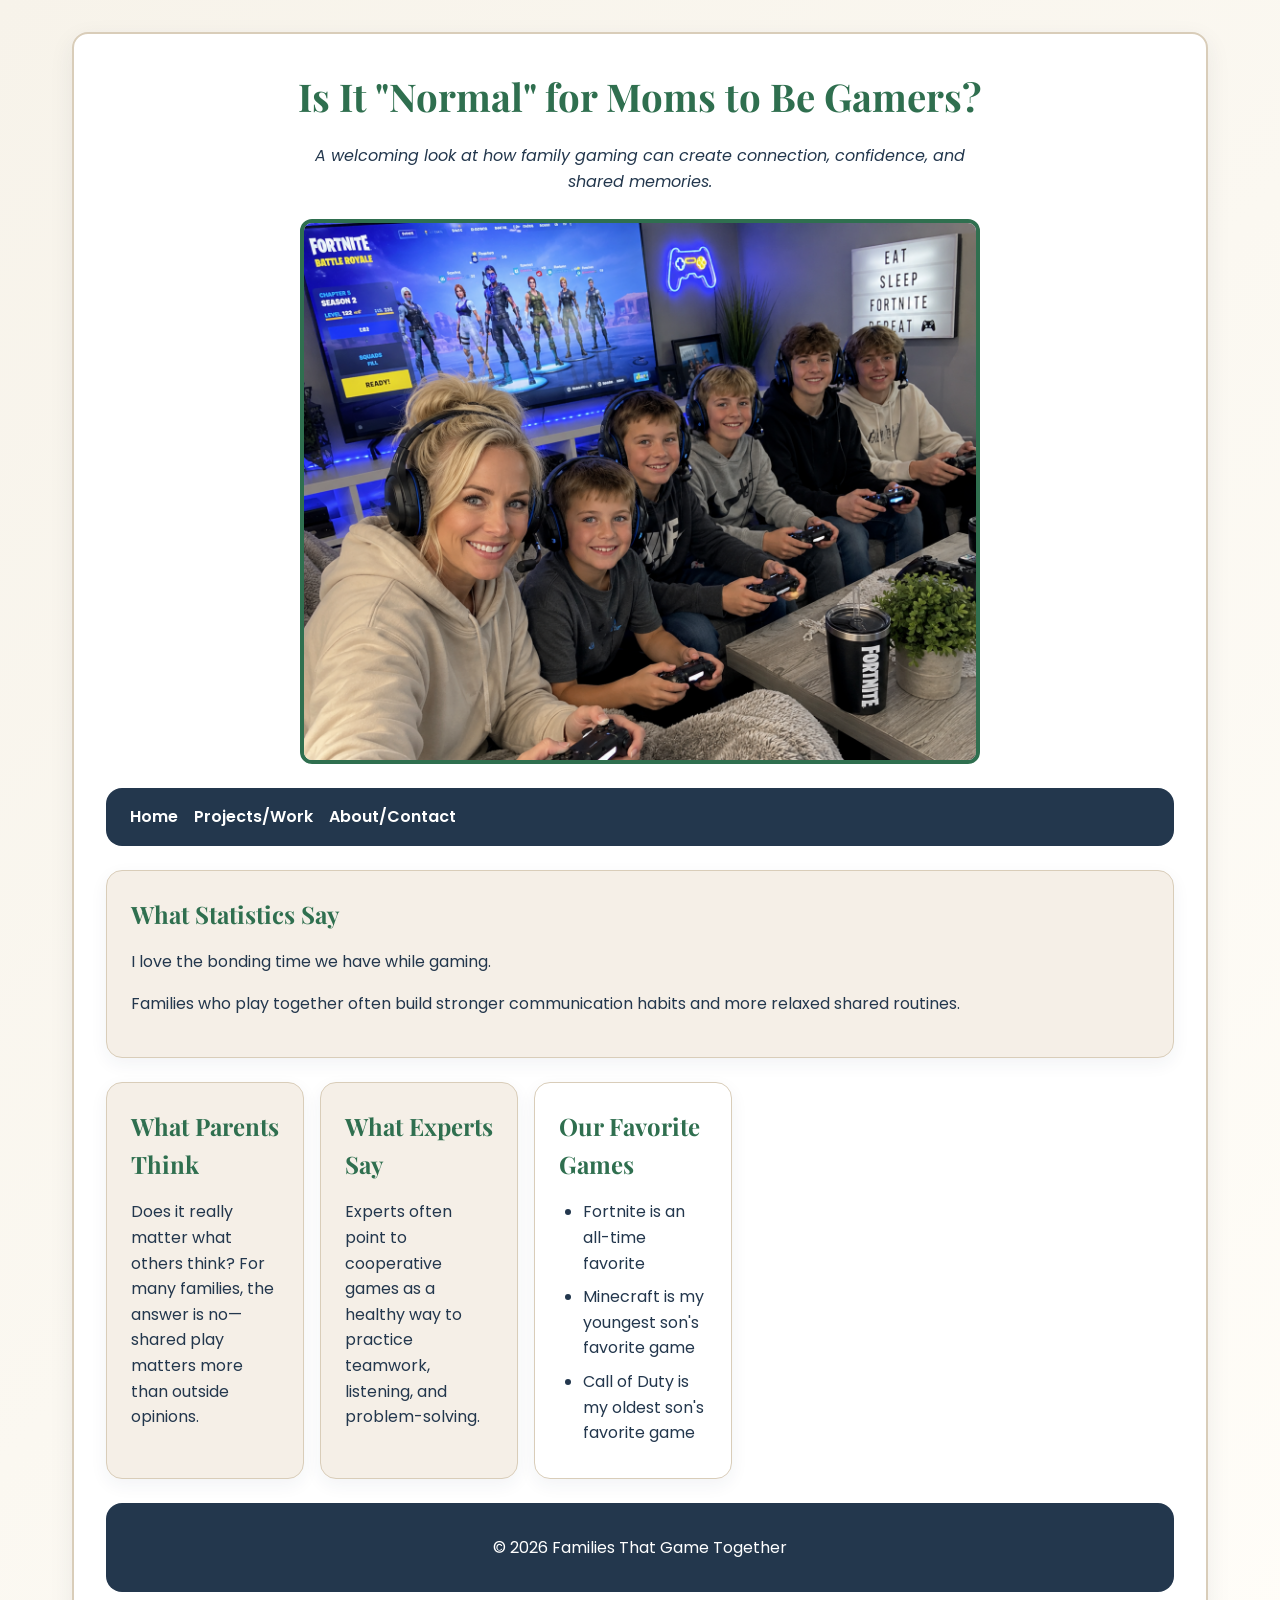
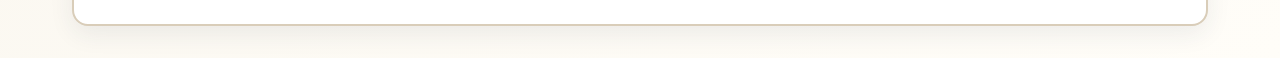
<file: index.html>
<!DOCTYPE html>
<html lang="en">
<head>
  <meta charset="utf-8">
  <meta name="viewport" content="width=device-width, initial-scale=1">
  <title>Families That Game Together</title>
  <link rel="preconnect" href="https://fonts.googleapis.com">
  <link rel="preconnect" href="https://fonts.gstatic.com" crossorigin>
  <link href="https://fonts.googleapis.com/css2?family=Playfair+Display:wght@600;700&family=Poppins:wght@400;500;600&display=swap" rel="stylesheet">
  <link rel="stylesheet" href="style.css">
</head>
<body>
  <div class="page">
    <header class="site-header">
      <h1>Is It "Normal" for Moms to Be Gamers?</h1>
      <p class="intro">A welcoming look at how family gaming can create connection, confidence, and shared memories.</p>
      <img src="assets/images/chatgptfortnitefam.png" alt="A family gaming scene" class="hero-image" loading="eager" decoding="async">

    <nav id="site-nav">
      <a href="index.html">Home</a>
      <a href="projects.html">Projects/Work</a>
      <a href="about.html">About/Contact</a>
    </nav>

    <main class="page-main">
      <section class="card bonding-time">
        <h2>What Statistics Say</h2>
        <p>I love the bonding time we have while gaming.</p>
        <p>Families who play together often build stronger communication habits and more relaxed shared routines.</p>
      </section>

      <div class="card-grid">
        <section class="card parental-views">
          <h2>What Parents Think</h2>
          <p>Does it really matter what others think? For many families, the answer is no—shared play matters more than outside opinions.</p>
        </section>

        <section class="card expert-opinions">
          <h2>What Experts Say</h2>
          <p>Experts often point to cooperative games as a healthy way to practice teamwork, listening, and problem-solving.</p>
        </section>

        <section class="card">
          <h2>Our Favorite Games</h2>
          <ul>
            <li>Fortnite is an all-time favorite</li>
            <li>Minecraft is my youngest son's favorite game</li>
            <li>Call of Duty is my oldest son's favorite game</li>
          </ul>
        </section>
      </div>
    </main>

    <footer id="page-footer">
      <p>&copy; 2026 Families That Game Together</p>
    </footer>
  </div>
</body>
</html>
</file>
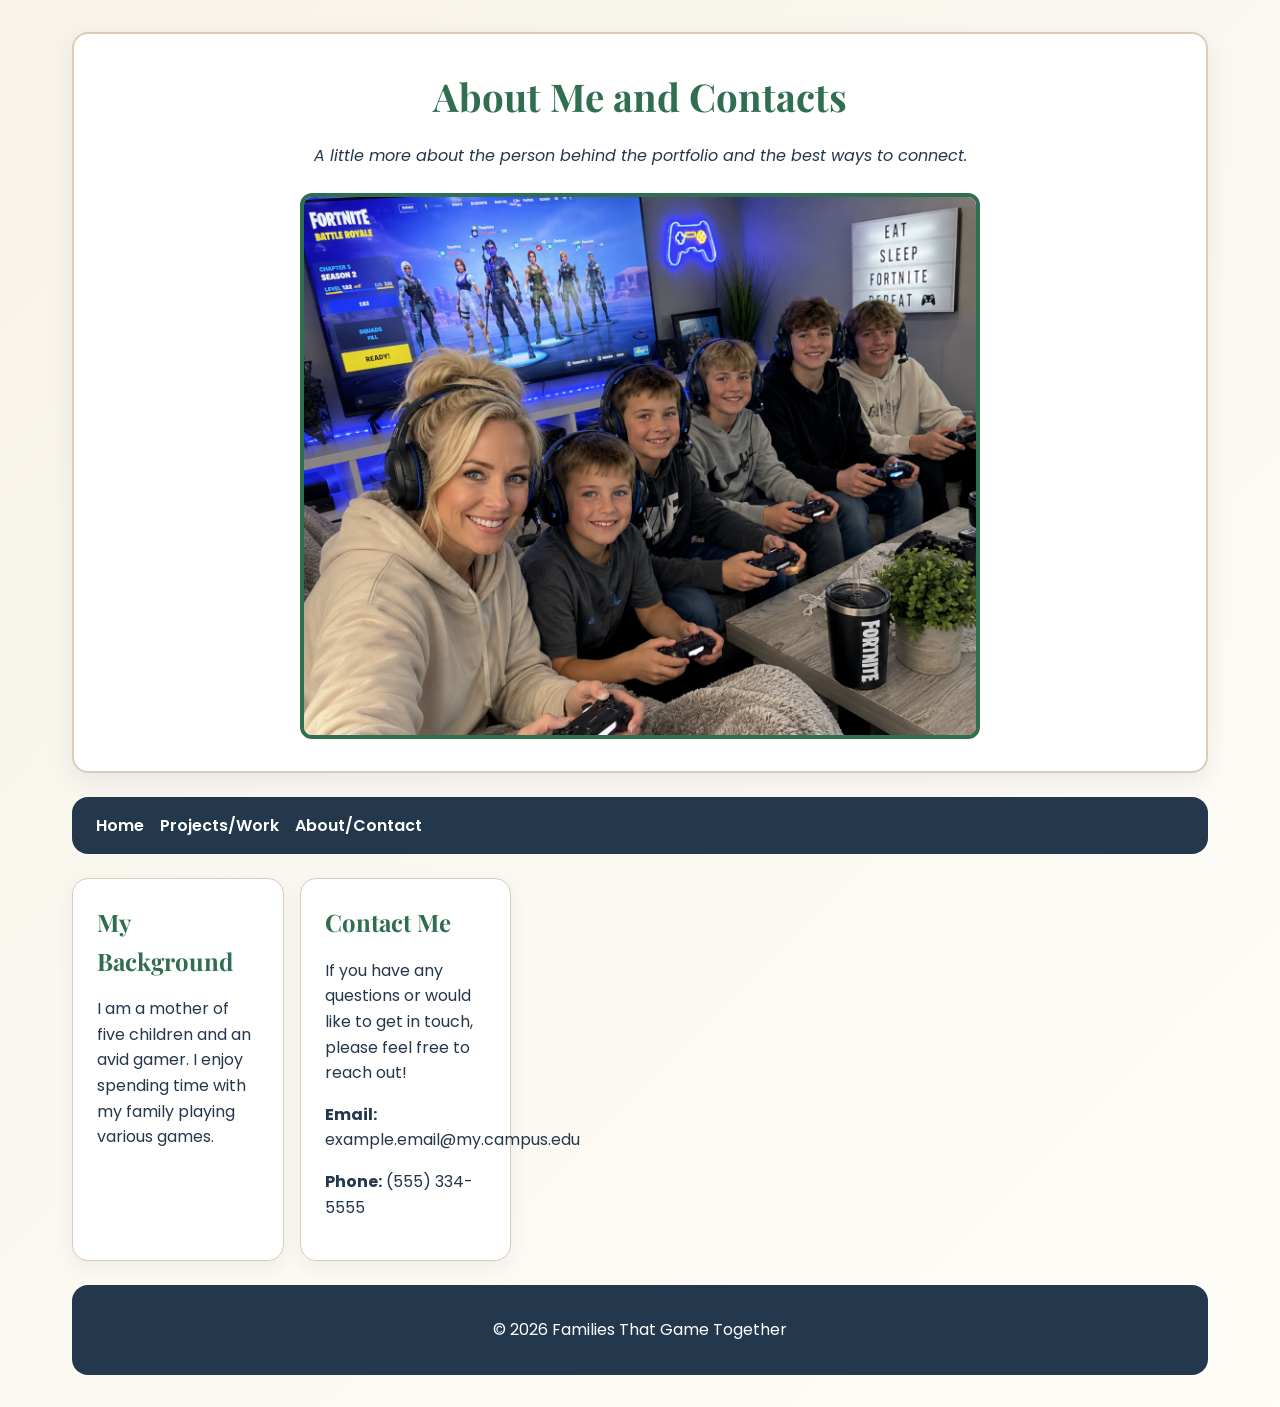
<file: about.html>
<!DOCTYPE html>
<html lang="en">
<head>
  <meta charset="utf-8">
  <meta name="viewport" content="width=device-width, initial-scale=1">
  <title>About Me</title>
  <link rel="preconnect" href="https://fonts.googleapis.com">
  <link rel="preconnect" href="https://fonts.gstatic.com" crossorigin>
  <link href="https://fonts.googleapis.com/css2?family=Playfair+Display:wght@600;700&family=Poppins:wght@400;500;600&display=swap" rel="stylesheet">
  <link rel="stylesheet" href="style.css">
</head>
<body>
  <div class="page">
    <header class="site-header">
      <h1>About Me and Contacts</h1>
      <p class="intro">A little more about the person behind the portfolio and the best ways to connect.</p>
      <img src="assets/images/chatgptfortnitefam.png" alt="A family gaming scene" class="hero-image" loading="eager" decoding="async">
    </header>

    <nav id="site-nav">
      <a href="index.html">Home</a>
      <a href="projects.html">Projects/Work</a>
      <a href="about.html">About/Contact</a>
    </nav>

    <main class="page-main">
      <div class="card-grid">
        <section class="card">
          <h2>My Background</h2>
          <p>I am a mother of five children and an avid gamer. I enjoy spending time with my family playing various games.</p>
        </section>

        <section class="card">
          <h2>Contact Me</h2>
          <p>If you have any questions or would like to get in touch, please feel free to reach out!</p>
          <p><strong>Email:</strong> example.email@my.campus.edu</p>
          <p><strong>Phone:</strong> (555) 334-5555</p>
        </section>
      </div>
    </main>

    <footer id="page-footer">
      <p>&copy; 2026 Families That Game Together</p>
    </footer>
  </div>
</body>
</html>
</file>
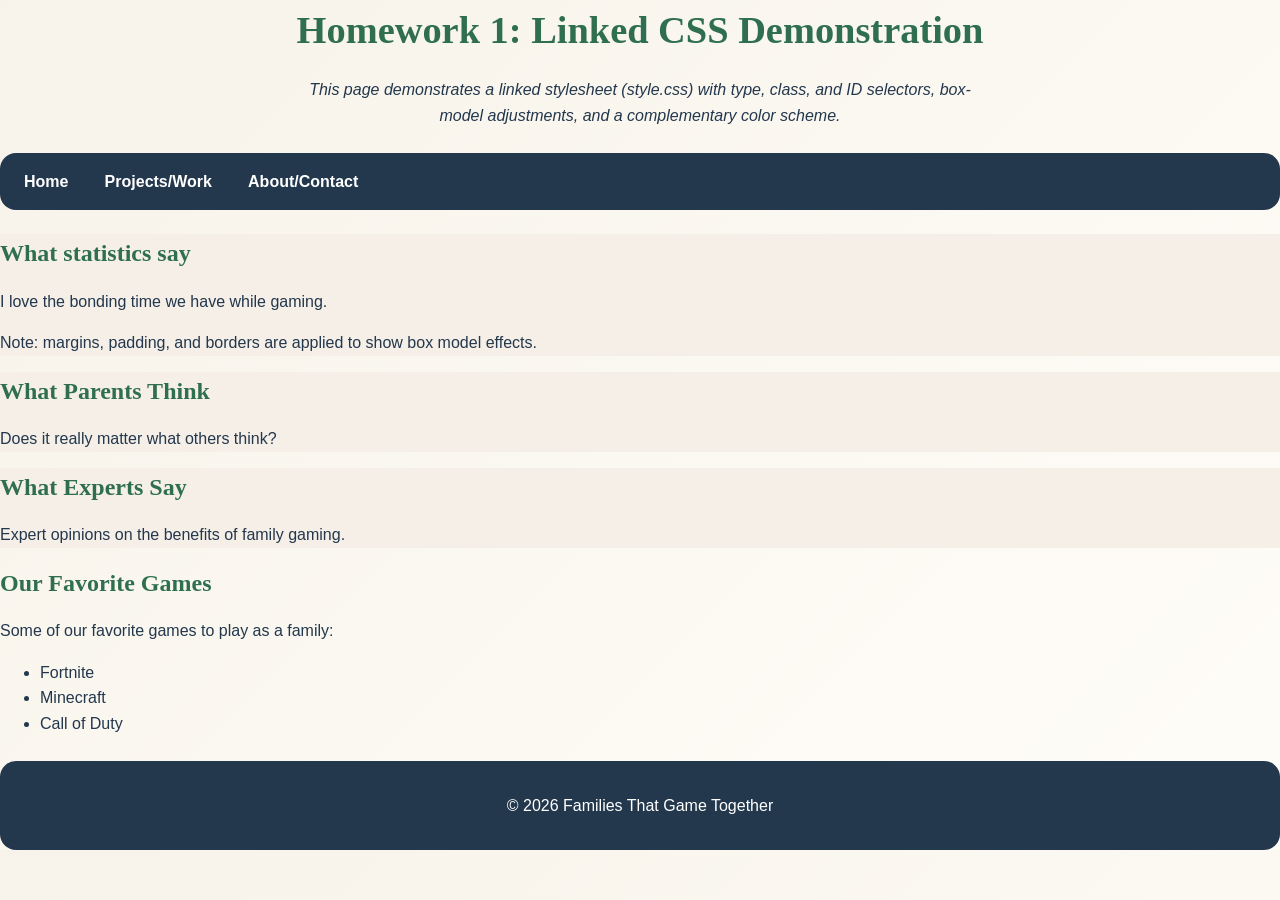
<file: Homework1.html>
﻿<!DOCTYPE html>
<html lang="en">
<head>
  <meta charset="utf-8">
  <meta name="viewport" content="width=device-width, initial-scale=1">
  <title>Homework 1 - Families That Game Together</title>
  <link rel="stylesheet" href="style.css">
</head>
<body>
  <header>
    <h1>Homework 1: Linked CSS Demonstration</h1>
    <p class="intro">This page demonstrates a linked stylesheet (style.css) with type, class, and ID selectors, box-model adjustments, and a complementary color scheme.</p>
  </header>

  <nav id="site-nav">
    <a href="index.html">Home</a> | <a href="projects.html">Projects/Work</a> | <a href="about.html">About/Contact</a>
  </nav>

  <main id="main-content">
    <section class="bonding-time">
      <h2>What statistics say</h2>
      <p>I love the bonding time we have while gaming.</p>
      <p class="note">Note: margins, padding, and borders are applied to show box model effects.</p>
    </section>

    <section class="parental-views">
      <h2>What Parents Think</h2>
      <p>Does it really matter what others think?</p>
    </section>

    <section class="expert-opinions">
      <h2>What Experts Say</h2>
      <p>Expert opinions on the benefits of family gaming.</p>
    </section>

    <section>
      <h2>Our Favorite Games</h2>
      <p>Some of our favorite games to play as a family:</p>
      <ul>
        <li>Fortnite</li>
        <li>Minecraft</li>
        <li>Call of Duty</li>
      </ul>
    </section>
  </main>

  <footer id="page-footer">
    <p>&copy; 2026 Families That Game Together</p>
  </footer>
</body>
</html>
</file>
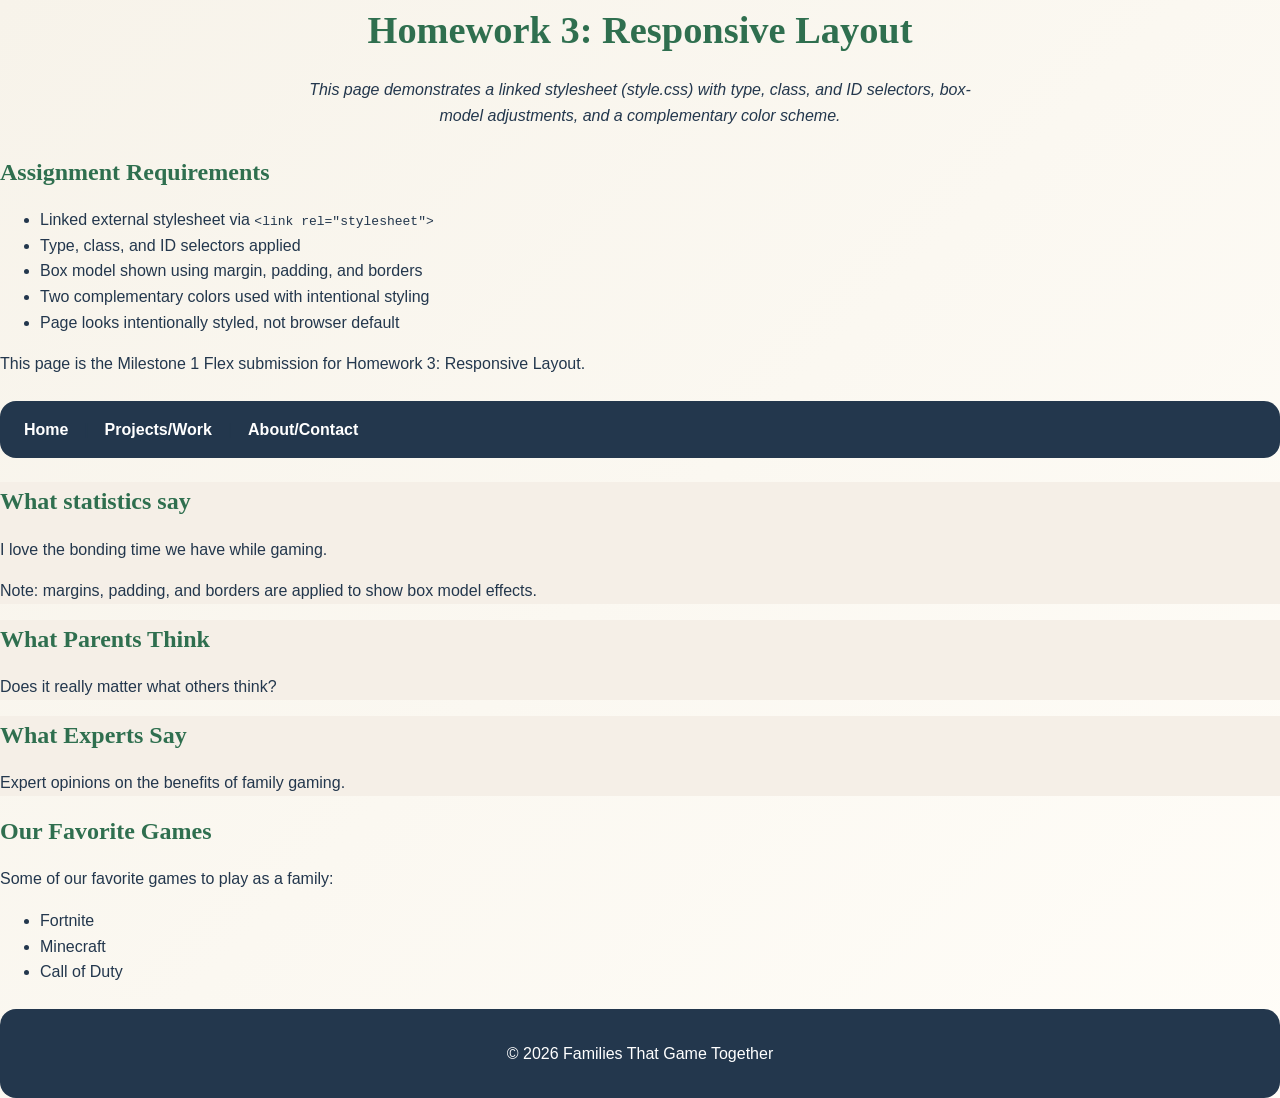
<file: milestone1-flex.html>
﻿<!DOCTYPE html>
<html lang="en">
<head>
  <meta charset="utf-8">
  <meta name="viewport" content="width=device-width, initial-scale=1">
  <title>Homework 3: Responsive Layout - Families That Game Together</title>
  <link rel="stylesheet" href="style.css">
</head>
<body>
  <header>
    <h1>Homework 3: Responsive Layout</h1>
    <p class="intro">This page demonstrates a linked stylesheet (style.css) with type, class, and ID selectors, box-model adjustments, and a complementary color scheme.</p>
  </header>

  <section id="assignment-details" class="assignment-checklist">
    <h2>Assignment Requirements</h2>
    <ul>
      <li>Linked external stylesheet via <code>&lt;link rel="stylesheet"&gt;</code></li>
      <li>Type, class, and ID selectors applied</li>
      <li>Box model shown using margin, padding, and borders</li>
      <li>Two complementary colors used with intentional styling</li>
      <li>Page looks intentionally styled, not browser default</li>
    </ul>
    <p class="note">This page is the Milestone 1 Flex submission for Homework 3: Responsive Layout.</p>
  </section>

  <nav id="site-nav">
    <a href="index.html">Home</a> | <a href="projects.html">Projects/Work</a> | <a href="about.html">About/Contact</a>
  </nav>

  <main id="main-content">
    <section class="bonding-time">
      <h2>What statistics say</h2>
      <p>I love the bonding time we have while gaming.</p>
      <p class="note">Note: margins, padding, and borders are applied to show box model effects.</p>
    </section>

    <section class="parental-views">
      <h2>What Parents Think</h2>
      <p>Does it really matter what others think?</p>
    </section>

    <section class="expert-opinions">
      <h2>What Experts Say</h2>
      <p>Expert opinions on the benefits of family gaming.</p>
    </section>

    <section>
      <h2>Our Favorite Games</h2>
      <p>Some of our favorite games to play as a family:</p>
      <ul>
        <li>Fortnite</li>
        <li>Minecraft</li>
        <li>Call of Duty</li>
      </ul>
    </section>
  </main>

  <footer id="page-footer">
    <p>&copy; 2026 Families That Game Together</p>
  </footer>
</body>
</html>
</file>
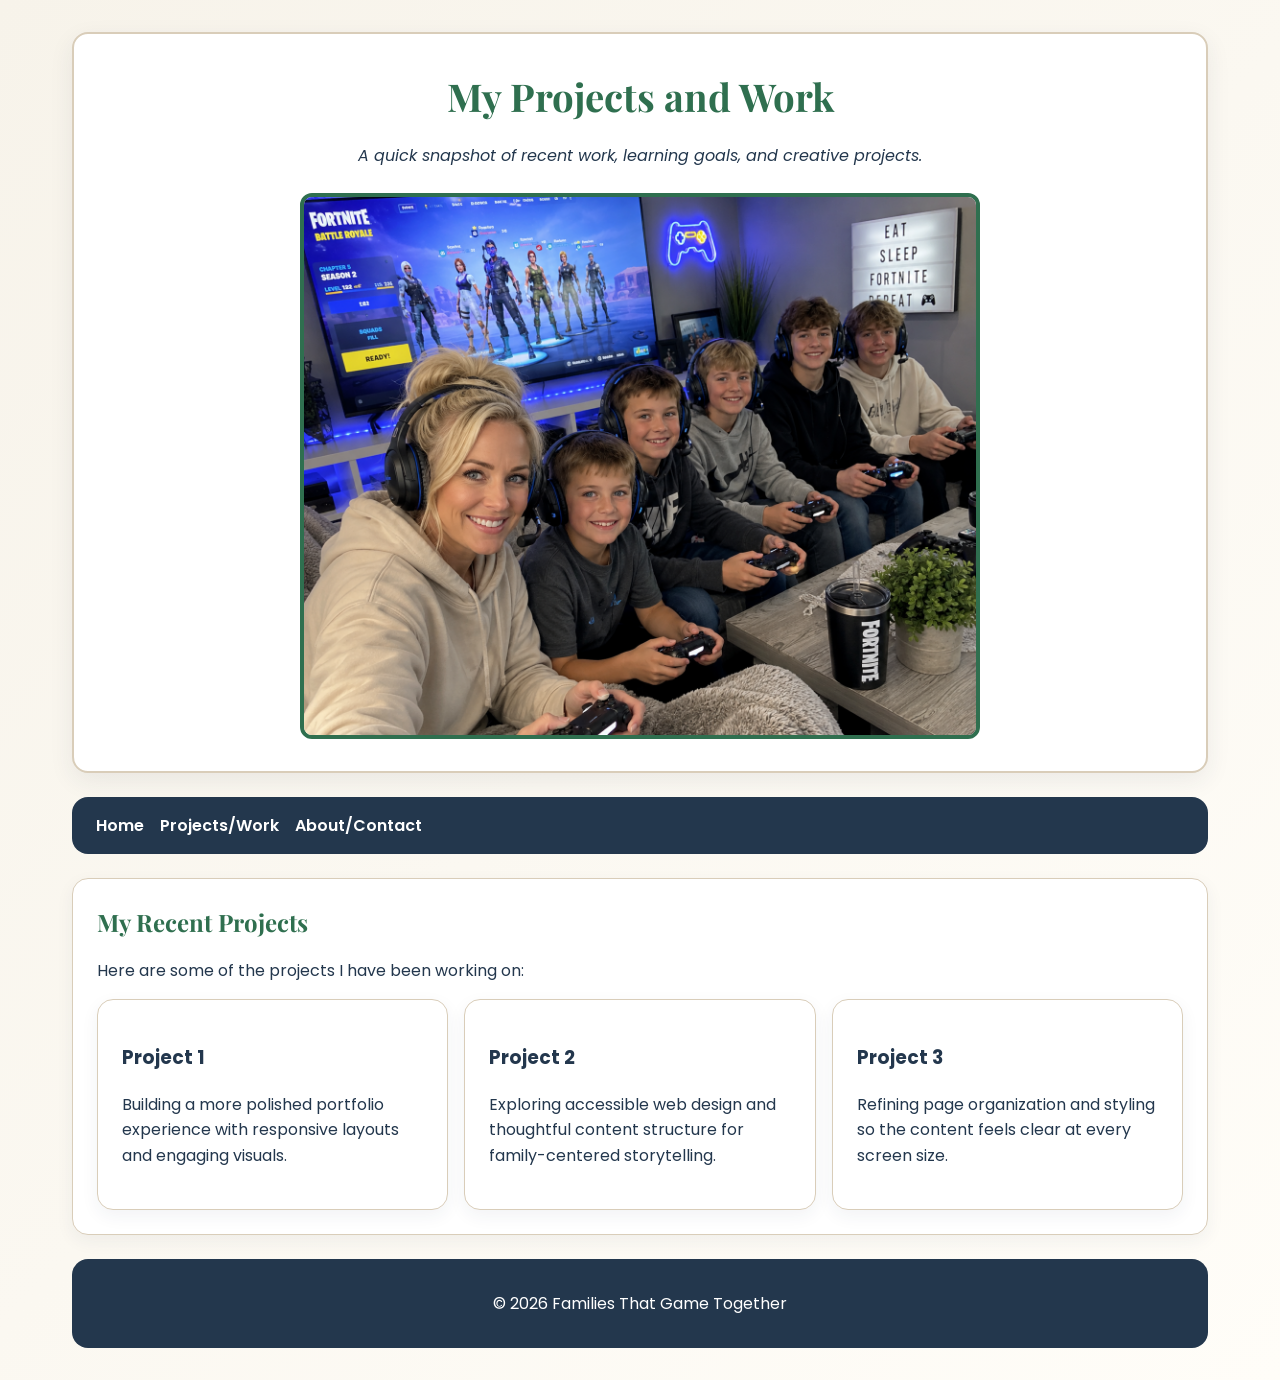
<file: projects.html>
<!DOCTYPE html>
<html lang="en">
<head>
  <meta charset="utf-8">
  <meta name="viewport" content="width=device-width, initial-scale=1">
  <title>My Projects</title>
  <link rel="preconnect" href="https://fonts.googleapis.com">
  <link rel="preconnect" href="https://fonts.gstatic.com" crossorigin>
  <link href="https://fonts.googleapis.com/css2?family=Playfair+Display:wght@600;700&family=Poppins:wght@400;500;600&display=swap" rel="stylesheet">
  <link rel="stylesheet" href="style.css">
</head>
<body>
  <div class="page">
    <header class="site-header">
      <h1>My Projects and Work</h1>
      <p class="intro">A quick snapshot of recent work, learning goals, and creative projects.</p>
      <img src="assets/images/chatgptfortnitefam.png" alt="A family gaming scene" class="hero-image" loading="eager" decoding="async">
    </header>

    <nav id="site-nav">
      <a href="index.html">Home</a>
      <a href="projects.html">Projects/Work</a>
      <a href="about.html">About/Contact</a>
    </nav>

    <main class="page-main">
      <section class="card">
        <h2>My Recent Projects</h2>
        <p>Here are some of the projects I have been working on:</p>
        <div class="card-grid">
          <section class="card">
            <h3>Project 1</h3>
            <p>Building a more polished portfolio experience with responsive layouts and engaging visuals.</p>
          </section>
          <section class="card">
            <h3>Project 2</h3>
            <p>Exploring accessible web design and thoughtful content structure for family-centered storytelling.</p>
          </section>
          <section class="card">
            <h3>Project 3</h3>
            <p>Refining page organization and styling so the content feels clear at every screen size.</p>
          </section>
        </div>
      </section>
    </main>

    <footer id="page-footer">
      <p>&copy; 2026 Families That Game Together</p>
    </footer>
  </div>
</body>
</html>
</file>
<file: style.css>
:root {
  --bg-color: #f7f3ea;
  --surface-color: #ffffff;
  --surface-alt: #f5efe7;
  --primary-color: #23374d;
  --accent-color: #b84d6b;
  --accent-2: #2f6f4f;
  --text-color: #23374d;
  --border-color: #d9cdb9;
  --space-1: 8px;
  --space-2: 16px;
  --space-3: 24px;
  --space-4: 32px;
  --font-body: "Poppins", sans-serif;
  --font-heading: "Playfair Display", serif;
}

* {
  box-sizing: border-box;
}

body {
  margin: 0;
  padding: 0;
  font-family: var(--font-body);
  line-height: 1.6;
  color: var(--text-color);
  background: linear-gradient(135deg, var(--bg-color) 0%, #fffdf8 100%);
}

.page {
  max-width: 1200px;
  margin: 0 auto;
  padding: var(--space-3);
}

.site-header,
.card,
#page-footer,
#site-nav {
  border-radius: 16px;
}

.site-header {
  background-color: var(--surface-color);
  padding: var(--space-4);
  border: 2px solid var(--border-color);
  box-shadow: 0 8px 24px rgba(35, 55, 77, 0.08);
}

h1,
h2 {
  margin: 0 0 var(--space-2);
  font-family: var(--font-heading);
  color: var(--accent-2);
}

h1 {
  font-size: clamp(1.8rem, 3vw, 2.7rem);
  text-align: center;
}

.intro {
  margin: 0 auto var(--space-3);
  max-width: 700px;
  text-align: center;
  font-style: italic;
  color: var(--primary-color);
}

.hero-image {
  display: block;
  width: 100%;
  max-width: 680px;
  height: auto;
  margin: 0 auto;
  border-radius: 12px;
  border: 4px solid var(--accent-2);
}

#site-nav {
  display: flex;
  flex-wrap: wrap;
  gap: var(--space-2);
  background-color: var(--primary-color);
  padding: var(--space-2) var(--space-3);
  margin: var(--space-3) 0;
}

#site-nav a {
  color: #ffffff;
  text-decoration: none;
  font-weight: 600;
}

.page-main {
  display: grid;
  gap: var(--space-3);
}

.card-grid {
  display: grid;
  gap: var(--space-2);
}

.card {
  background-color: var(--surface-color);
  padding: var(--space-3);
  border: 1px solid var(--border-color);
  box-shadow: 0 6px 18px rgba(35, 55, 77, 0.06);
}

.card ul {
  padding-left: var(--space-3);
  margin: 0;
}

.card li {
  margin-bottom: var(--space-1);
}

.bonding-time,
.parental-views,
.expert-opinions {
  background-color: var(--surface-alt);
}

#page-footer {
  margin-top: var(--space-3);
  padding: var(--space-2) var(--space-3);
  text-align: center;
  background-color: var(--primary-color);
  color: #ffffff;
}

@media (min-width: 768px) {
  .page {
    padding: var(--space-4);
  }

  .card-grid {
    grid-template-columns: repeat(2, minmax(0, 1fr));
  }
}

@media (min-width: 1200px) {
  .card-grid {
    grid-template-columns: repeat(3, minmax(0, 1fr));
  }

  .page-main {
    grid-template-columns: 1.2fr 0.8fr;
    align-items: start;
  }

  .page-main > .card:first-child {
    grid-column: 1 / -1;
  }
}
</file>
